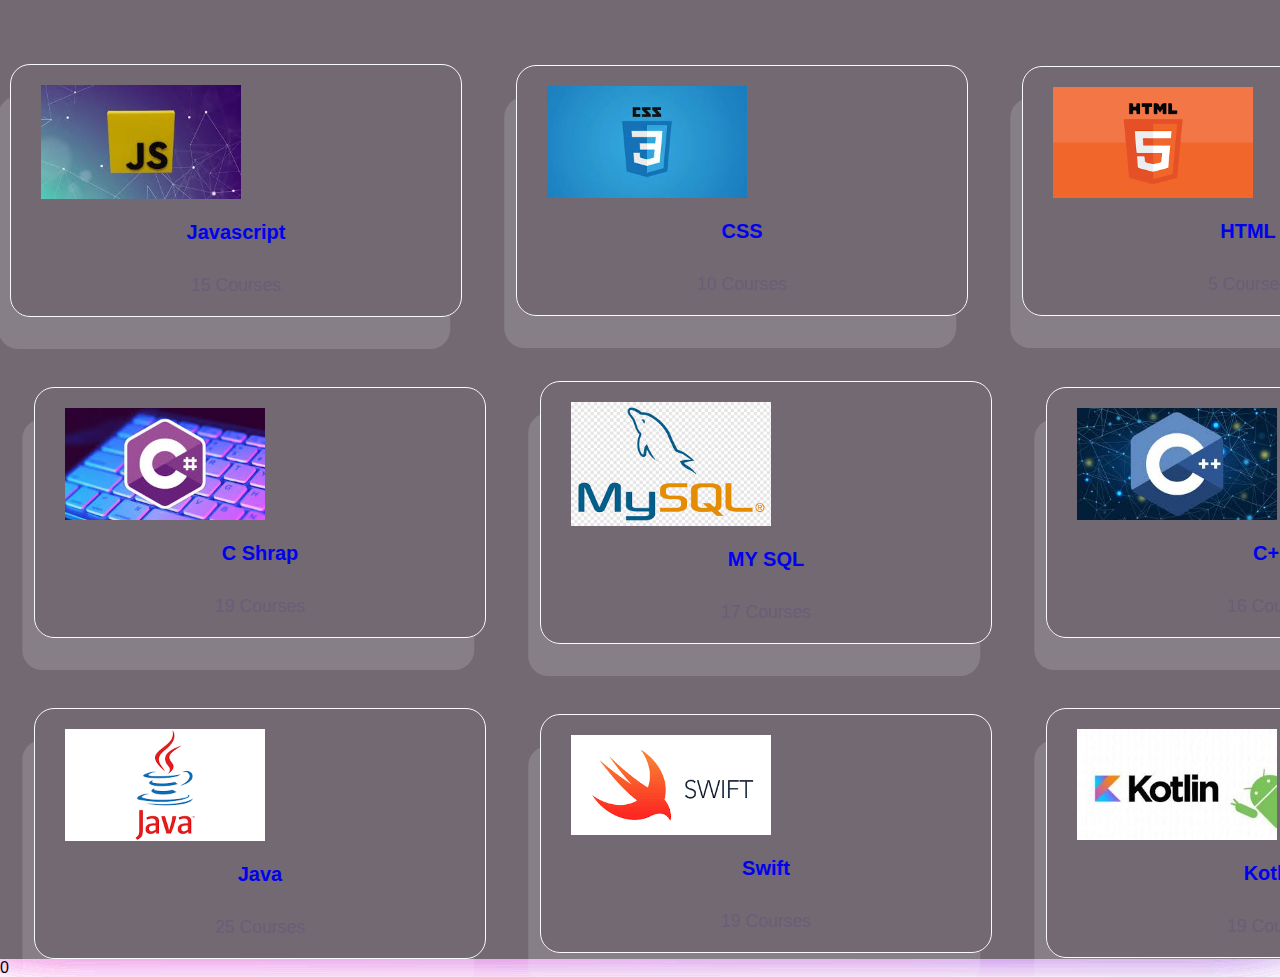
<file: categories.html>
<!DOCTYPE html>
<html lang="en">
<head>
    <meta charset="UTF-8">
    <meta name="viewport" content="width=device-width, initial-scale=1.0">
    <title>Document</title>
    <style>
      :root{
    --bg-color:#ffffff;
    --text-color:#22100d;
    --second-color:#685f78;
    --main-color:#f66962;
    --big-font:3.8rem;
    --h2-font:2.6rem;
    --p-font:1.1rem;
 
}
*{    padding: 0;
    margin: 0;
    box-sizing: border-box;
    font-family: 'Montserrat', sans-serif;
    list-style: none;
    text-decoration: none;
    scroll-behavior: smooth;

}
section{
 
background: #726972;
}
        
        .categories-content{
    
    display: flex;
    grid-template-columns: repeat(auto-fit,minmax(300px,auto));
    gap:1.5rem;
    align-items: center;
    cursor: pointer;
    text-align: center;
    
    margin-top: 0;

}
.box img{
      height: auto;
      width: 200px;
      margin-bottom: 20px;
      display: flex;
      margin-right: 190px;
      justify-content: center;
      align-content: center;
      align-items: center;
      

      
}


.box{
    padding: 25px 60px;
    border:1px solid #f9f9fe;
    border-radius: 20px;
    padding: 20px 30px;
    box-shadow: -11.729px 32px rgb(255 255 255 /15%);
    transition: all .40s ease;
    margin-top: 5%;
margin-left: 10px;
margin-right: 20px;
   
}
.box:before{
    content:'';
    position: absolute;
    top:-2px;
    left:-2px;
    right:-2px;
    bottom: -2px;
    background: #fff;
z-index: -1;
}
.box::after{
    content:'';
    position: absolute;
    top:-2px;
    left:-2px;
    right:-2px;
    bottom: -2px;
    background: #fff;
z-index: -2;
filter: blur(40px);
}
.box::before,
.box::after
{
  background: linear-gradient(45deg, rgba(238, 51, 210, 0.933),rgb(104, 97, 234));

}


.box:hover{

    transform: translateY(-15px);

}
.box h3{
    font-size: 20px;
    font-weight: 700;
    margin-bottom: 30px;
    line-height: 1.3;
    transition: all .40s ease;
}

.box h3:hover{
    color:var(--main-color);
}
.box p{
    font-size: var(--p-font);
    color:var(--second-color);
    font-weight: 500;
}


    </style>
</head>
<body>
    


    <section class="categories" id="categories">
       
        <div class="categories-content">
          <div class="box">
            <a href="https://www.scribd.com/document/254538257/JavaScript-Notes">
             <img src="js1.jpeg">
               <h3>Javascript</h3></a>
               <p>15 Courses</p>
          </div>
          <div class="box">
            <a href="https://web.stanford.edu/class/cs142/lectures/CSS.pdf">
            <img src="css1.jpeg">
              <h3>CSS</h3></a>
              <p>10 Courses</p>
         </div>
         <div class="box">
          <a href="https://www3.cs.stonybrook.edu/~pfodor/courses/CSE316/L03-HTML_CSS.pdf">
            
            <img src="html2.png">
              <h3> HTML</h3></a>
              <p>5 Courses</p>
         </div>
        </div>
        <div class="categories-content">
          <a href="https://www.scribd.com/document/467038921/C-notes">
          <div class="box">
            <img src="images (3).jpeg">
              <h3> C Shrap</h3></a>

              <p>19 Courses</p>
         </div>
        

         
           <div class="box">
            <a href="https://www.scribd.com/document/469564247/MySQL-Complete-Guide">
            <img src="sql.png">
              <h3> MY SQL</h3></a>
              <p>17 Courses</p>
         </div>


          
           <div class="box">
            <a href="https://www.scribd.com/document/401344737/C-17-in-detail-pdf">
            <img src="images (5).jpeg">
              <h3> C++</h3></a>
              <p>16 Courses</p>
         </div>
        </div>
         
        <div class="categories-content">
          <a href="https://www.scribd.com/document/438530276/Java-Notes">
           <div class="box">
              <img src="download (1).png">
                <h3> Java</h3></a>
                <p>25 Courses</p>
           </div>
           <div class="box">
            <a href="https://www.scribd.com/document/478194057/Learning-Swift-pdf">
            <img src="images (2).png">
              <h3> Swift</h3></a>
              <p>19 Courses</p>
         </div>
         <div class="box">
          <a href="https://www.scribd.com/document/371832179/Kotlin-Tutorial">
            <img src="kotlin.jpeg">
              <h3> Kotlin</h3></a>
              <p>19 Courses</p>
         </div>
         
        </div>
        
  </section>
    
</body>0
</html>
</file>
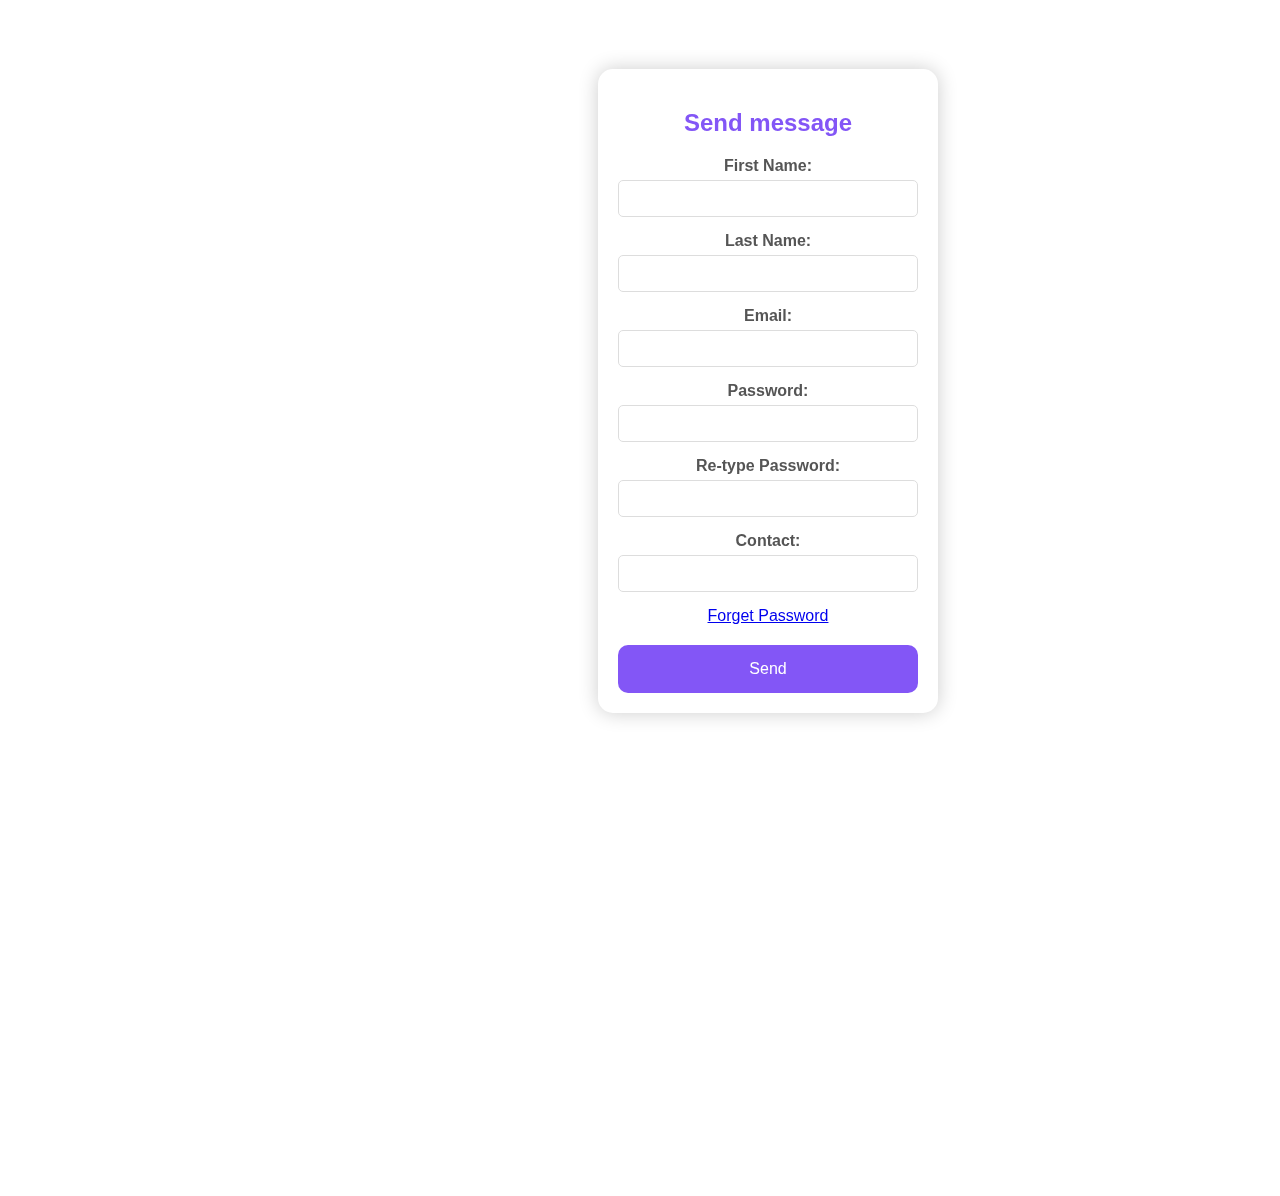
<file: contact.html>
<!DOCTYPE html>
<html lang="en">
<head>
    <meta charset="UTF-8">
    <meta name="viewport" content="width=device-width, initial-scale=1.0">
    <title>Document</title>
    
        <link rel="stylesheet" href="https://cdnjs.cloudflare.com/ajax/libs/font-awesome/6.0.0-beta3/css/all.min.css">
      
      
    
    <style>
body {
            font-family: Arial, sans-serif;
            margin: 10%;
            padding: 0;
            display: flex;
            justify-content: center;
            align-items: center;
            height: 100vh;
            background-image: url('https://e1.pxfuel.com/desktop-wallpaper/118/299/desktop-wallpaper-droidviews-s3.jpg');
            background-size: cover;
            background-position: center;
            display: flex;
            flex-direction: column;
            justify-content: center;
            align-items: center;
            text-align: center;
            padding-top: 40px;
            width:100%;
            backdrop-filter: blur(1px);
        }

        .main {
            background-color: #fff;
            border-radius: 15px;
            box-shadow: 0 0 20px rgba(0, 0, 0, 0.2);
            padding: 20px;
            width: 300px;
            backdrop-filter: blur(75px);
            background-color: transparent;
        }

        .main h2 {
            color: #8356f6;
            margin-bottom: 20px;
        }

        label {
            display: block;
            margin-bottom: 5px;
            color: #555;
            font-weight: bold;
        }

        input[type="text"],
        input[type="email"],
        input[type="password"],
        select {
            width: 100%;
            margin-bottom: 15px;
            padding: 10px;
            box-sizing: border-box;
            border: 1px solid #ddd;
            border-radius: 5px;
        }

        button[type="submit"] {
            padding: 15px;
            border-radius: 10px;
            border: none;
            background-color: #8356f6;
            color: white;
            cursor: pointer;
            width: 100%;
            font-size: 16px;
            margin-top: 20px;
        }

       </style>
</head>
<body>
    <div class="main">
        <h2>Send message</h2>
        <form action="">
            <label for="first">First Name:</label>
            <input type="text" id="first" name="first" required />

            <label for="last">Last Name:</label>
            <input type="text" id="last" name="last" required />

            <label for="email">Email:</label>
            <input type="email" id="email" name="email" required />

            <label for="password">Password:</label>
            <input type="password" id="password" name="password"/>

            <label for="repassword">Re-type Password:</label>
            <input type="password" id="repassword" name="repassword" required />

            <label for="mobile">Contact:</label>
            <input type="text" id="mobile" name="mobile" maxlength="10" required />

           
            <div class="forget">
                
                <a href="#">Forget Password</a>
            </div>
            <button type="submit" onclick="alert('Successfully login')">
                Send
            </button>
        </form>
    </div>
          <section>
          
         <div class="map">
    <iframe 
        src="https://www.google.com/maps/embed?pb=!1m18!1m12!1m3!1d243323.7096342433!2d-74.00601501571757!3d40.71277531609944!2m3!1f0!2f0!3f0!3m2!1i1024!2i768!4f13.1!3m3!1m2!1s0x89c25a151d8a7d47%3A0x7b5287f9de4f670!2sNew%20York%20City%2C%20NY!5e0!3m2!1sen!2sus!4v1636145202747!5m2!1sen!2sus"
        width="600" height="450" style="border:0;" allowfullscreen="" loading="lazy">
    </iframe>
</div></section>
        
                  
</body>
</html>
</file>
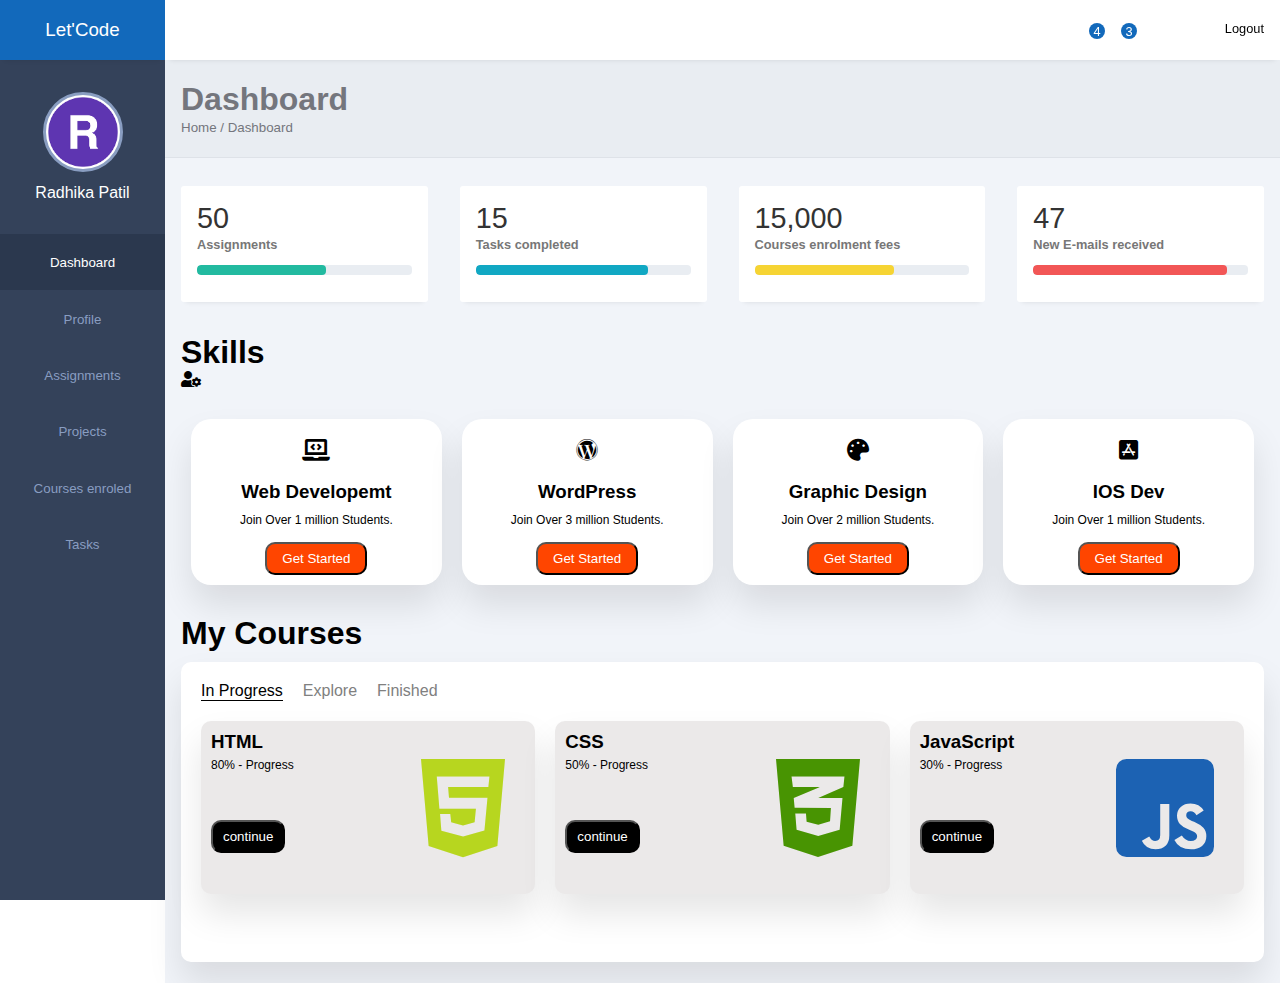
<file: dashboard.html>
<!DOCTYPE html>
<html lang="en">
<head>
    <meta charset="UTF-8">
    <meta name="viewport" content="width=device-width,initial-scale=1,maximum-scale=1">
    <title>Modern Admin Dashboard</title>
    <link rel="stylesheet" href="das.css">
    <link rel="stylesheet" href="https://maxst.icons8.com/vue-static/landings/line-awesome/line-awesome/1.3.0/css/line-awesome.min.css">
    <link rel="stylesheet" href="https://cdnjs.cloudflare.com/ajax/libs/font-awesome/5.15.4/css/all.min.css"/>
</head>
<body>
   <input type="checkbox" id="menu-toggle">
    <div class="sidebar">
        <div class="side-header">
            <h3>L<span>et'Code</span></h3>
        </div>
        
        <div class="side-content">
            <div class="profile">
                <div class="profile-img bg-img" style="background-image: url(download\ \(4\).png)"></div>
                <h4>Radhika Patil</h4>
                
            </div>

            <div class="side-menu">
                <ul>
                    <li>
                       <a href="" class="active">
                            <span class="las la-home"></span>
                            <small>Dashboard</small>
                        </a>
                    </li>
                    <li>
                       <a href="">
                            <span class="las la-user-alt"></span>
                            <small>Profile</small>
                        </a>
                    </li>
                    <li>
                       <a href="">
                            <span class="las la-envelope"></span>
                            <small>Assignments</small>
                        </a>
                    </li>
                    <li>
                       <a href="">
                            <span class="las la-clipboard-list"></span>
                            <small>Projects</small>
                        </a>
                    </li>
                    <li>
                       <a href="">
                            <span class="las la-shopping-cart"></span>
                            <small>Courses enroled</small>
                        </a>
                    </li>
                    <li> 
                       <a href="">
                            <span class="las la-tasks"></span>
                            <small>Tasks</small>
                        </a>
                    </li>

                </ul>
            </div>
        </div>
    </div>
    
    <div class="main-content">
        
        <header>
            <div class="header-content">
                <label for="menu-toggle">
                    <span class="las la-bars"></span>
                </label>
                
                <div class="header-menu">
                    <label for="">
                        <span class="las la-search"></span>
                    </label>
                    
                    <div class="notify-icon">
                        <span class="las la-envelope"></span>
                        <span class="notify">4</span>
                    </div>
                    
                    <div class="notify-icon">
                        <span class="las la-bell"></span>
                        <span class="notify">3</span>
                    </div>
                    
                    <div class="user">
                        <div class="bg-img" ></div>
                        
                        <span class="las la-power-off"></span>
                        <span>Logout</span>
                    </div>
                </div>
            </div>
        </header>
        
        
        <main>
            
            <div class="page-header">
                <h1>Dashboard</h1>
                <small>Home / Dashboard</small>
            </div>
            
            <div class="page-content">
            
                <div class="analytics">

                    <div class="card">
                        <div class="card-head">
                            <h2>50</h2>
                            <span class="las la-envelope"></span>
                        </div>
                        <div class="card-progress">
                            <small>Assignments</small>
                            <div class="card-indicator">
                                <div class="indicator one" style="width: 60%"></div>
                            </div>
                        </div>
                    </div>

                    <div class="card">
                        <div class="card-head">
                            <h2>15</h2>
                            <span class="las la-tasks"></span>
                        </div>
                        <div class="card-progress">
                            <small>Tasks completed</small>
                            <div class="card-indicator">
                                <div class="indicator two" style="width: 80%"></div>
                            </div>
                        </div>
                    </div>

                    <div class="card">
                        <div class="card-head">
                            <h2>15,000</h2>
                            <span class="las la-shopping-cart"></span>
                        </div>
                        <div class="card-progress">
                            <small>Courses enrolment fees</small>
                            <div class="card-indicator">
                                <div class="indicator three" style="width: 65%"></div>
                            </div>
                        </div>
                    </div>

                    <div class="card">
                        <div class="card-head">
                            <h2>47</h2>
                            <span class="las la-envelope"></span>
                        </div>
                        <div class="card-progress">
                            <small>New E-mails received</small>
                            <div class="card-indicator">
                                <div class="indicator four" style="width: 90%"></div>
                            </div>
                        </div>
                    </div>

                </div>


                <section class="main">
                  <div class="main-top">
                    <h1>Skills</h1>
                    <i class="fas fa-user-cog"></i>
                  </div>
                  <div class="main-skills">
                    <div class="card">
                      <i class="fas fa-laptop-code"></i>
                      <h3>Web developemt</h3>
                      <p>Join Over 1 million Students.</p>
                      <button>Get Started</button>
                    </div>
                    <div class="card">
                      <i class="fab fa-wordpress"></i>
                      <h3>WordPress</h3>
                      <p>Join Over 3 million Students.</p>
                      <button>Get Started</button>
                    </div>
                    <div class="card">
                      <i class="fas fa-palette"></i>
                      <h3>graphic design</h3>
                      <p>Join Over 2 million Students.</p>
                      <button>Get Started</button>
                    </div>
                    <div class="card">
                      <i class="fab fa-app-store-ios"></i>
                      <h3>IOS dev</h3>
                      <p>Join Over 1 million Students.</p>
                      <button>Get Started</button>
                    </div>
                  </div>
                  <section class="main-course">
                    <h1>My courses</h1>
                    <div class="course-box">
                      <ul>
                        <li class="active">In progress</li>
                        <li>explore</li>
                        
                        <li>finished</li>
                      </ul>
                      <div class="course">
                        <div class="box">
                          <h3>HTML</h3>
                          <p>80% - progress</p>
                          <button>continue</button>
                          <i class="fab fa-html5 html"></i>
                        </div>
                        <div class="box">
                          <h3>CSS</h3>
                          <p>50% - progress</p>
                          <button>continue</button>
                          <i class="fab fa-css3-alt css"></i>
                        </div>
                        <div class="box">
                          <h3>JavaScript</h3>
                          <p>30% - progress</p>
                          <button>continue</button>
                          <i class="fab fa-js-square js"></i>
                        </div>
                      </div>
                    </div>
                  </section>
                </section>
              </div>
</body>
</html>
</file>
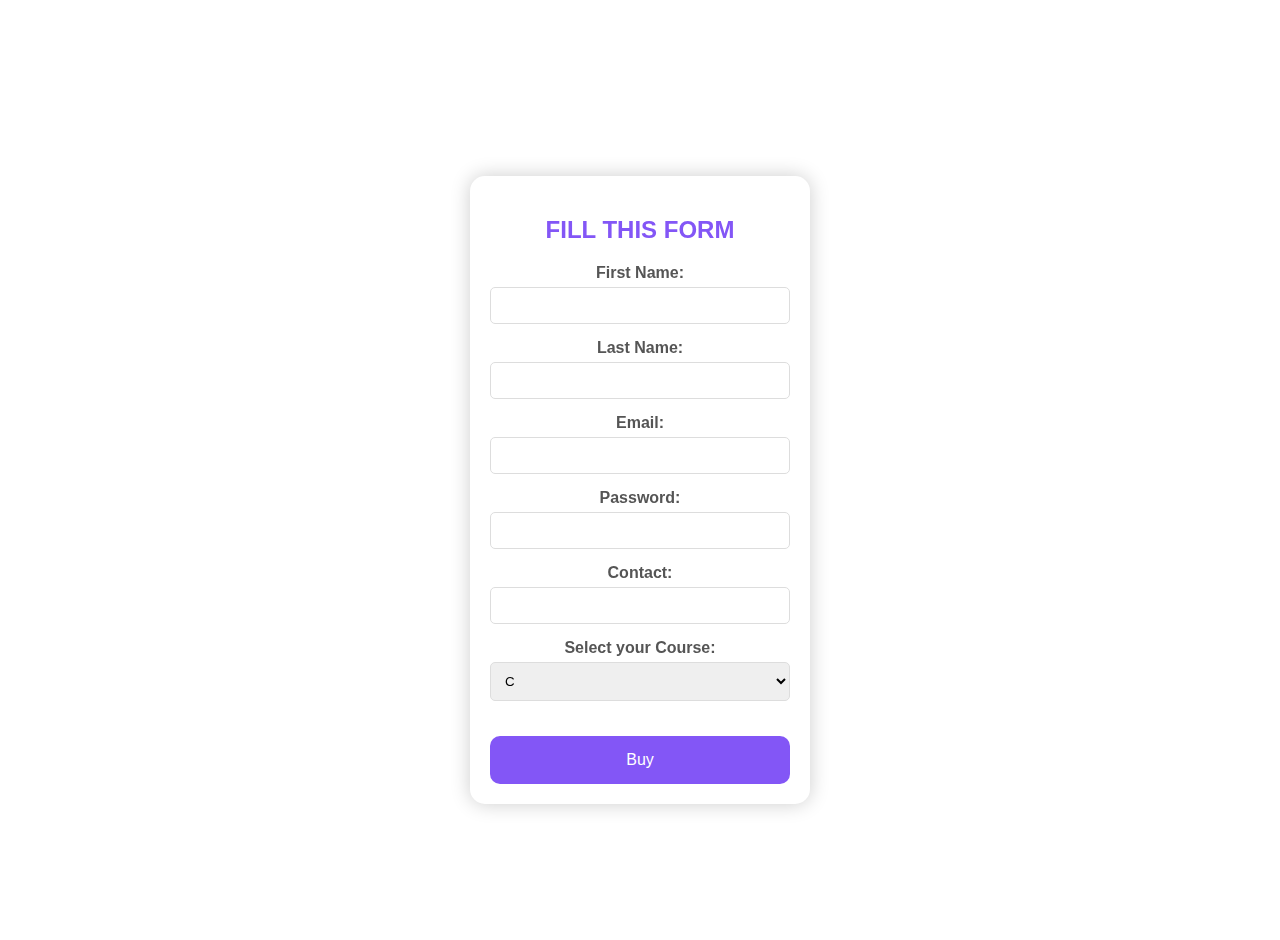
<file: regis.html>
<!DOCTYPE html>
<html lang="en">
<head>
    <meta charset="UTF-8">
    <meta name="viewport" content="width=device-width, initial-scale=1.0">
    <title>Document</title>
</head>

    <style>
        body {
            font-family: Arial, sans-serif;
            margin: 0;
            padding: 0;
            display: flex;
            justify-content: center;
            align-items: center;
            height: 100vh;
            background-image: url('https://pub-static.fotor.com/assets/bg/aa4d0804-a2ac-43ea-a7ae-e6b39d0a5d91.jpg');
            background-size: cover;
            background-position: center;
            display: flex;
            flex-direction: column;
            justify-content: center;
            align-items: center;
            text-align: center;
            padding-top: 40px;
            width:100%;
            backdrop-filter: blur(1px);
        }

        .main {
            background-color: #fff;
            border-radius: 15px;
            box-shadow: 0 0 20px rgba(0, 0, 0, 0.2);
            padding: 20px;
            width: 300px;
            backdrop-filter: blur(75px);
            background-color: transparent;
        }

        .main h2 {
            color: #8356f6;
            margin-bottom: 20px;
        }

        label {
            display: block;
            margin-bottom: 5px;
            color: #555;
            font-weight: bold;
        }

        input[type="text"],
        input[type="email"],
        input[type="password"],
        select {
            width: 100%;
            margin-bottom: 15px;
            padding: 10px;
            box-sizing: border-box;
            border: 1px solid #ddd;
            border-radius: 5px;
        }

        button[type="submit"] {
            padding: 15px;
            border-radius: 10px;
            border: none;
            background-color: #8356f6;
            color: white;
            cursor: pointer;
            width: 100%;
            font-size: 16px;
            margin-top: 20px;
        }
    </style>
</head>

<body>
    <div class="main">
        <h2>FILL THIS FORM</h2>
        <form action="">
            <label for="first">First Name:</label>
            <input type="text" id="first" name="first" required />

            <label for="last">Last Name:</label>
            <input type="text" id="last" name="last" required />

            <label for="email">Email:</label>
            <input type="email" id="email" name="email" required />

            <label for="password">Password:</label>
            <input type="password" id="password" name="password"/>

            

            <label for="mobile">Contact:</label>
            <input type="text" id="mobile" name="mobile" maxlength="10" required />

            <label for="gender">Select your Course:</label>
            <select id="g" required>
                <option value="C">
                    C
                </option>
                <option value="C++">
                    C++
                </option>
                <option value="java">
                Java
                </option>
                <option value="Mysql">
                    DBMS
                </option>
                <option value="PYTHON">
                    Python
                </option>
            </select>
            
            <button type="submit" onclick="alert('Thank you for your purchase! keep learning')">
                Buy
            </button>
        </form>
    </div>
</body>

</html>
    
</body>
</html>
</file>
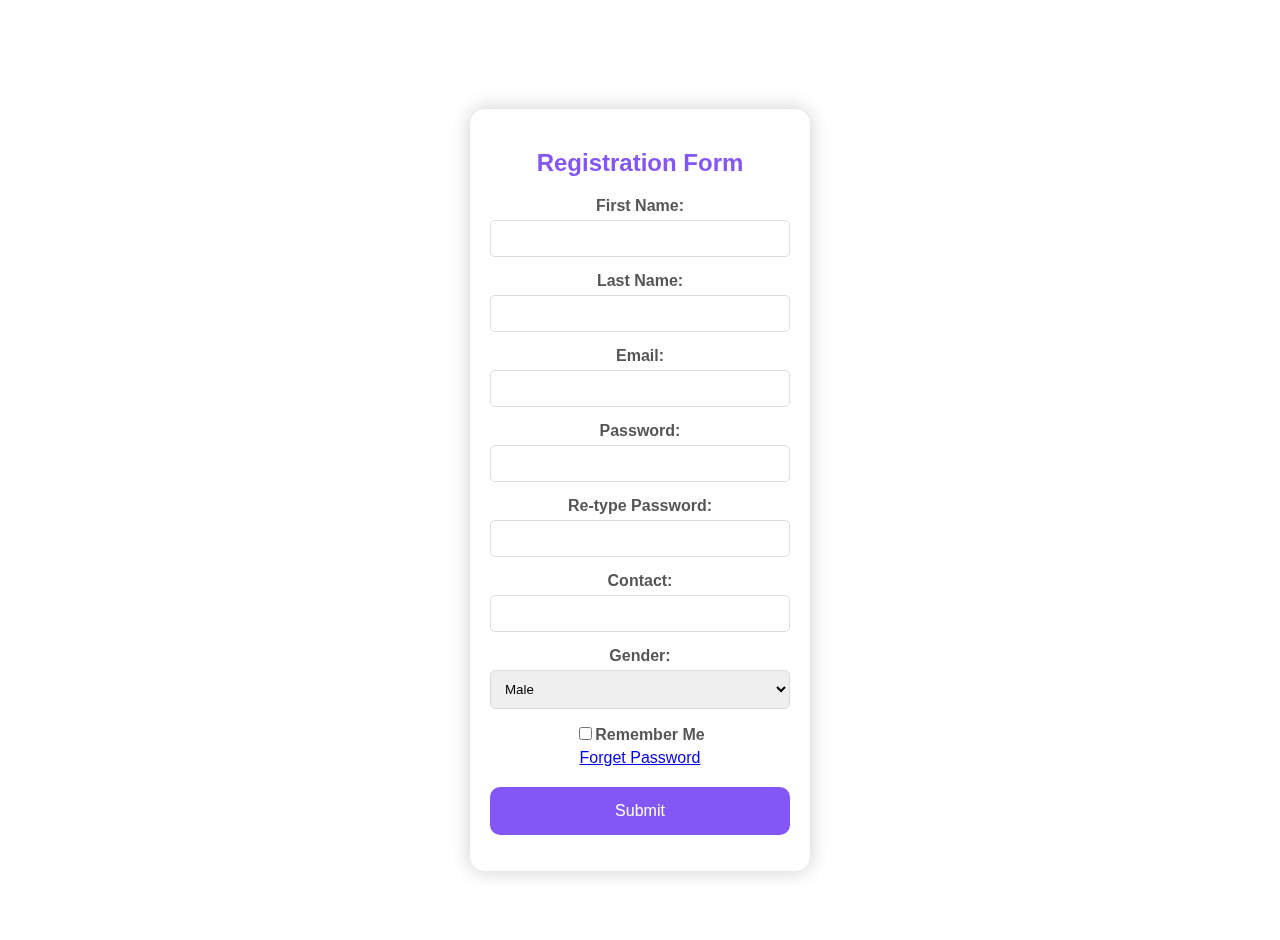
<file: registration.html>
<html lang="en">

<head>
    <meta charset="UTF-8" />
    <meta name="viewport" content="width=device-width, initial-scale=1.0" />
    <title>HTML Registration Form</title>
    <style>
        body {
            font-family: Arial, sans-serif;
            margin: 0;
            padding: 0;
            display: flex;
            justify-content: center;
            align-items: center;
            height: 100vh;
            background-image: url('https://images.unsplash.com/photo-1488998427799-e3362cec87c3?fm=jpg&q=60&w=3000&ixlib=rb-4.0.3&ixid=M3wxMjA3fDB8MHxzZWFyY2h8NHx8Ym9va3MlMjBhbmQlMjBsYXB0b3B8ZW58MHx8MHx8fDA%3D');
            background-size: cover;
            background-position: center;
            display: flex;
            flex-direction: column;
            justify-content: center;
            align-items: center;
            text-align: center;
            padding-top: 40px;
            width:100%;
            backdrop-filter: blur(1px);
        }

        .main {
            background-color: #fff;
            border-radius: 15px;
            box-shadow: 0 0 20px rgba(0, 0, 0, 0.2);
            padding: 20px;
            width: 300px;
            backdrop-filter: blur(75px);
            background-color: transparent;
        }

        .main h2 {
            color: #8356f6;
            margin-bottom: 20px;
        }

        label {
            display: block;
            margin-bottom: 5px;
            color: #555;
            font-weight: bold;
        }

        input[type="text"],
        input[type="email"],
        input[type="password"],
        select {
            width: 100%;
            margin-bottom: 15px;
            padding: 10px;
            box-sizing: border-box;
            border: 1px solid #ddd;
            border-radius: 5px;
        }

        button[type="submit"] {
            padding: 15px;
            border-radius: 10px;
            border: none;
            background-color: #8356f6;
            color: white;
            cursor: pointer;
            width: 100%;
            font-size: 16px;
            margin-top: 20px;
        }
    </style>
</head>

<body>
    <div class="main">
        <h2>Registration Form</h2>
        <form action="">
            <label for="first">First Name:</label>
            <input type="text" id="first" name="first" required />

            <label for="last">Last Name:</label>
            <input type="text" id="last" name="last" required />

            <label for="email">Email:</label>
            <input type="email" id="email" name="email" required />

            <label for="password">Password:</label>
            <input type="password" id="password" name="password"/>

            <label for="repassword">Re-type Password:</label>
            <input type="password" id="repassword" name="repassword" required />

            <label for="mobile">Contact:</label>
            <input type="text" id="mobile" name="mobile" maxlength="10" required />

            <label for="gender">Gender:</label>
            <select id="gender" name="gender" required>
                <option value="male">
                    Male
                </option>
                <option value="female">
                    Female
                </option>
                <option value="other">
                    Other
                </option>
            </select>
            <div class="forget">
                <label for=""><input type="checkbox">Remember Me</label>
                <a href="#">Forget Password</a>
            </div>
            <button type="submit" onclick="alert('Successfully login')">
                Submit
            </button>
        </form>
    </div>
</body>

</html>
</file>
<file: das.css>
@import url('https://fonts.googleapis.com/css2?family=Merriweather+Sans:wght@300;400;500;600&display=swap');

:root {
    --main-color: #1269bb;
    --color-dark: #34425A;
    --text-grey: #B0B0B0;
}

* {
    margin: 0;
    padding: 0;
    text-decoration: none;
    list-style-type: none;
    box-sizing: border-box;
    font-family: 'Merriweather', sans-serif;
}

#menu-toggle {
    display: none;
}

.sidebar {
    position: fixed;
    height: 100%;
    width: 165px;
    left: 0;
    bottom: 0;
    top: 0;
    z-index: 100;
    background: var(--color-dark);
    transition: left 300ms;
}

.side-header {
    box-shadow: 0px 5px 5px -5px rgb(0 0 0 /10%);
    background: var(--main-color);
    height: 60px;
    display: flex;
    justify-content: center;
    align-items: center;
}

.side-header h3, side-head span {
    color: #fff;
    font-weight: 400;
}

.side-content {
    height: calc(100vh - 60px);
    overflow: auto;
}


.side-content::-webkit-scrollbar {
  width: 5px;
}


.side-content::-webkit-scrollbar-track {
  box-shadow: inset 0 0 5px grey; 
  border-radius: 10px;
}
 

.side-content::-webkit-scrollbar-thumb {
  background: #b0b0b0; 
  border-radius: 10px;
}


.side-content::-webkit-scrollbar-thumb:hover {
  background: #b30000; 
}

.profile {
    text-align: center;
    padding: 2rem 0rem;
}

.bg-img {
    background-repeat: no-repeat;
    background-size: cover;
    border-radius: 50%;
    background-size: cover;
}

.profile-img {
    height: 80px;
    width: 80px;
    display: inline-block;
    margin: 0 auto .5rem auto;
    border: 3px solid #899DC1;
}

.profile h4 {
    color: #fff;
    font-weight: 500;
}

.profile small {
    color: #899DC1;
    font-weight: 600;
}

.sidebar {
    /*overflow-y: auto;*/
}

.side-menu ul {
    text-align: center;
}

.side-menu a {
    display: block;
    padding: 1.2rem 0rem;
}

.side-menu a.active {
    background: #2B384E;
}

.side-menu a.active span, .side-menu a.active small {
    color: #fff;
}

.side-menu a span {
    display: block;
    text-align: center;
    font-size: 1.7rem;
}

.side-menu a span, .side-menu a small {
    color: #899DC1;
}

#menu-toggle:checked ~ .sidebar {
    width: 60px;
}

#menu-toggle:checked ~ .sidebar .side-header span {
    display: none;
}

#menu-toggle:checked ~ .main-content {
    margin-left: 60px;
    width: calc(100% - 60px);
}

#menu-toggle:checked ~ .main-content header {
    left: 60px;
}

#menu-toggle:checked ~ .sidebar .profile,
#menu-toggle:checked ~ .sidebar .side-menu a small {
    display: none;
}

#menu-toggle:checked ~ .sidebar .side-menu a span {
    font-size: 1.3rem;
}


.main-content {
    margin-left: 165px;
    width: calc(100% - 165px);
    transition: margin-left 300ms;
}

header {
    position: fixed;
    right: 0;
    top: 0;
    left: 165px;
    z-index: 100;
    height: 60px;
    box-shadow: 0px 5px 5px -5px rgb(0 0 0 /10%);
    background: #fff;
    transition: left 300ms;
}

.header-content, .header-menu {
    display: flex;
    align-items: center;
}

.header-content {
    justify-content: space-between;
    padding: 0rem 1rem;
}

.header-content label:first-child span {
    font-size: 1.3rem;
}

.header-content label {
    cursor: pointer;
}

.header-menu {
    justify-content: flex-end;
    padding-top: .5rem;
}

.header-menu label,
.header-menu .notify-icon {
    margin-right: 2rem;
    position: relative;
}

.header-menu label span,
.notify-icon span:first-child {
    font-size: 1.3rem;
}

.notify-icon span:last-child {
    position: absolute;
    background: var(--main-color);
    height: 16px;
    width: 16px;
    display: flex;
    justify-content: center;
    align-items: center;
    border-radius: 50%;
    right: -5px;
    top: -5px;
    color: #fff;
    font-size: .8rem;
    font-weight: 500;
}

.user {
    display: flex;
    align-items: center;
}

.user div, .client-img {
    height: 40px;
    width: 40px;
    margin-right: 1rem;
}

.user span:last-child {
    display: inline-block;
    margin-left: .3rem;
    font-size: .8rem;
}

main {
    margin-top: 60px;
}

.page-header {
    padding: 1.3rem 1rem;
    background: #E9edf2;
    border-bottom: 1px solid #dee2e8;
}

.page-header h1, .page-header small {
    color: #74767d;
}

.page-content {
    padding: 1.3rem 1rem;
    background: #f1f4f9;
}

.analytics {
    display: grid;
    grid-template-columns: repeat(4, 1fr);
    grid-gap: 2rem;
    margin-top: .5rem;
    margin-bottom: 2rem;
}

.card {
    box-shadow: 0px 5px 5px -5px rgb(0 0 0 / 10%);
    background: #fff;
    padding: 1rem;
    border-radius: 3px;
}

.card-head {
    display: flex;
    justify-content: space-between;
    align-items: center;
}

.card-head h2 {
    color: #333;
    font-size: 1.8rem;
    font-weight: 500;
}

.card-head span {
    font-size: 3.2rem;
    color: var(--text-grey);
}

.card-progress small {
    color: #777;
    font-size: .8rem;
    font-weight: 600;
}

.card-indicator {
    margin: .7rem 0rem;
    height: 10px;
    border-radius: 4px;
    background: #e9edf2;
    overflow: hidden;
}

.indicator {
    height: 10px;
    border-radius: 4px;
}

.indicator.one {
    background: #22baa0;
}

.indicator.two {
    background: #11a8c3;
}

.indicator.three {
    background: #f6d433;
}

.indicator.four {
    background: #f25656;
}

.records {
    box-shadow: 0px 5px 5px -5px rgb(0 0 0 / 10%);
    background: #fff;
    border-radius: 3px;
}

.record-header {
    padding: 1rem;
    display: flex;
    justify-content: space-between;
    align-items: center;
}

.add, .browse {
    display: flex;
    align-items: center;
}

.add span {
    display: inline-block;
    margin-right: .6rem;
    font-size: .9rem;
    color: #666;
}

input, button, select {
    outline: none;
}

.add select, .browse input, .browse select {
    height: 35px;
    border: 1px solid #b0b0b0;
    border-radius: 3px;
    display: inline-block;
    width: 75px;
    padding: 0rem .5rem;
    margin-right: .8rem;
    color: #666;
}

.add button {
    background: var(--main-color);
    color: #fff;
    height: 37px;
    border-radius: 4px;
    padding: 0rem 1rem;
    border: none;
    font-weight: 600;
}
.main-skills{
  display: flex;
  margin-top: 20px;
}
.main-skills .card{
  width: 25%;
  margin: 10px;
  background: #fff;
  text-align: center;
  border-radius: 20px;
  padding: 10px;
  box-shadow: 0 20px 35px rgba(0, 0, 0, 0.1);
}
.main-skills .card h3{
  margin: 10px;
  text-transform: capitalize;
}
.main-skills .card p{
  font-size: 12px;
}
.main-skills .card button{
  background: orangered;
  color: #fff;
  padding: 7px 15px;
  border-radius: 10px;
  margin-top: 15px;
  cursor: pointer;
}
.main-skills .card button:hover{
  background: rgba(223, 70, 15, 0.856);
}
.main-skills .card i{
  font-size: 22px;
  padding: 10px;
}
/* Courses */
.main-course{
  margin-top:20px ;
  text-transform: capitalize;
}
.course-box{
  width: 100%;
  height: 300px;
  padding: 10px 10px 30px 10px;
  margin-top: 10px;
  background: #fff;
  border-radius: 10px;
  box-shadow: 0 20px 35px rgba(0, 0, 0, 0.1);
}
.course-box ul{
  list-style: none;
  display: flex;
}
.course-box ul li{
  margin: 10px;
  color: gray;
  cursor: pointer;
}
.course-box ul .active{
  color: #000;
  border-bottom: 1px solid #000;
}
.course-box .course{
  display: flex;
}
.box{
  width: 33%;
  padding: 10px;
  margin: 10px;
  border-radius: 10px;
  background: rgb(235, 233, 233);
  box-shadow: 0 20px 35px rgba(0, 0, 0, 0.1);
}
.box p{
  font-size: 12px;
  margin-top: 5px;
}
.box button{
  background: #000;
  color: #fff;
  padding: 7px 10px;
  border-radius: 10px;
  margin-top: 3rem;
  cursor: pointer;
}
.box button:hover{
  background: rgba(0, 0, 0, 0.842);
}
.box i{
  font-size: 7rem;
  float: right;
  margin: -20px 20px 20px 0;
}
.html{
  color: rgb(183, 214, 31);
}
.css{
  color: rgb(72, 148, 2);
}
.js{
  color: rgb(28, 98, 179);
}
</file>
